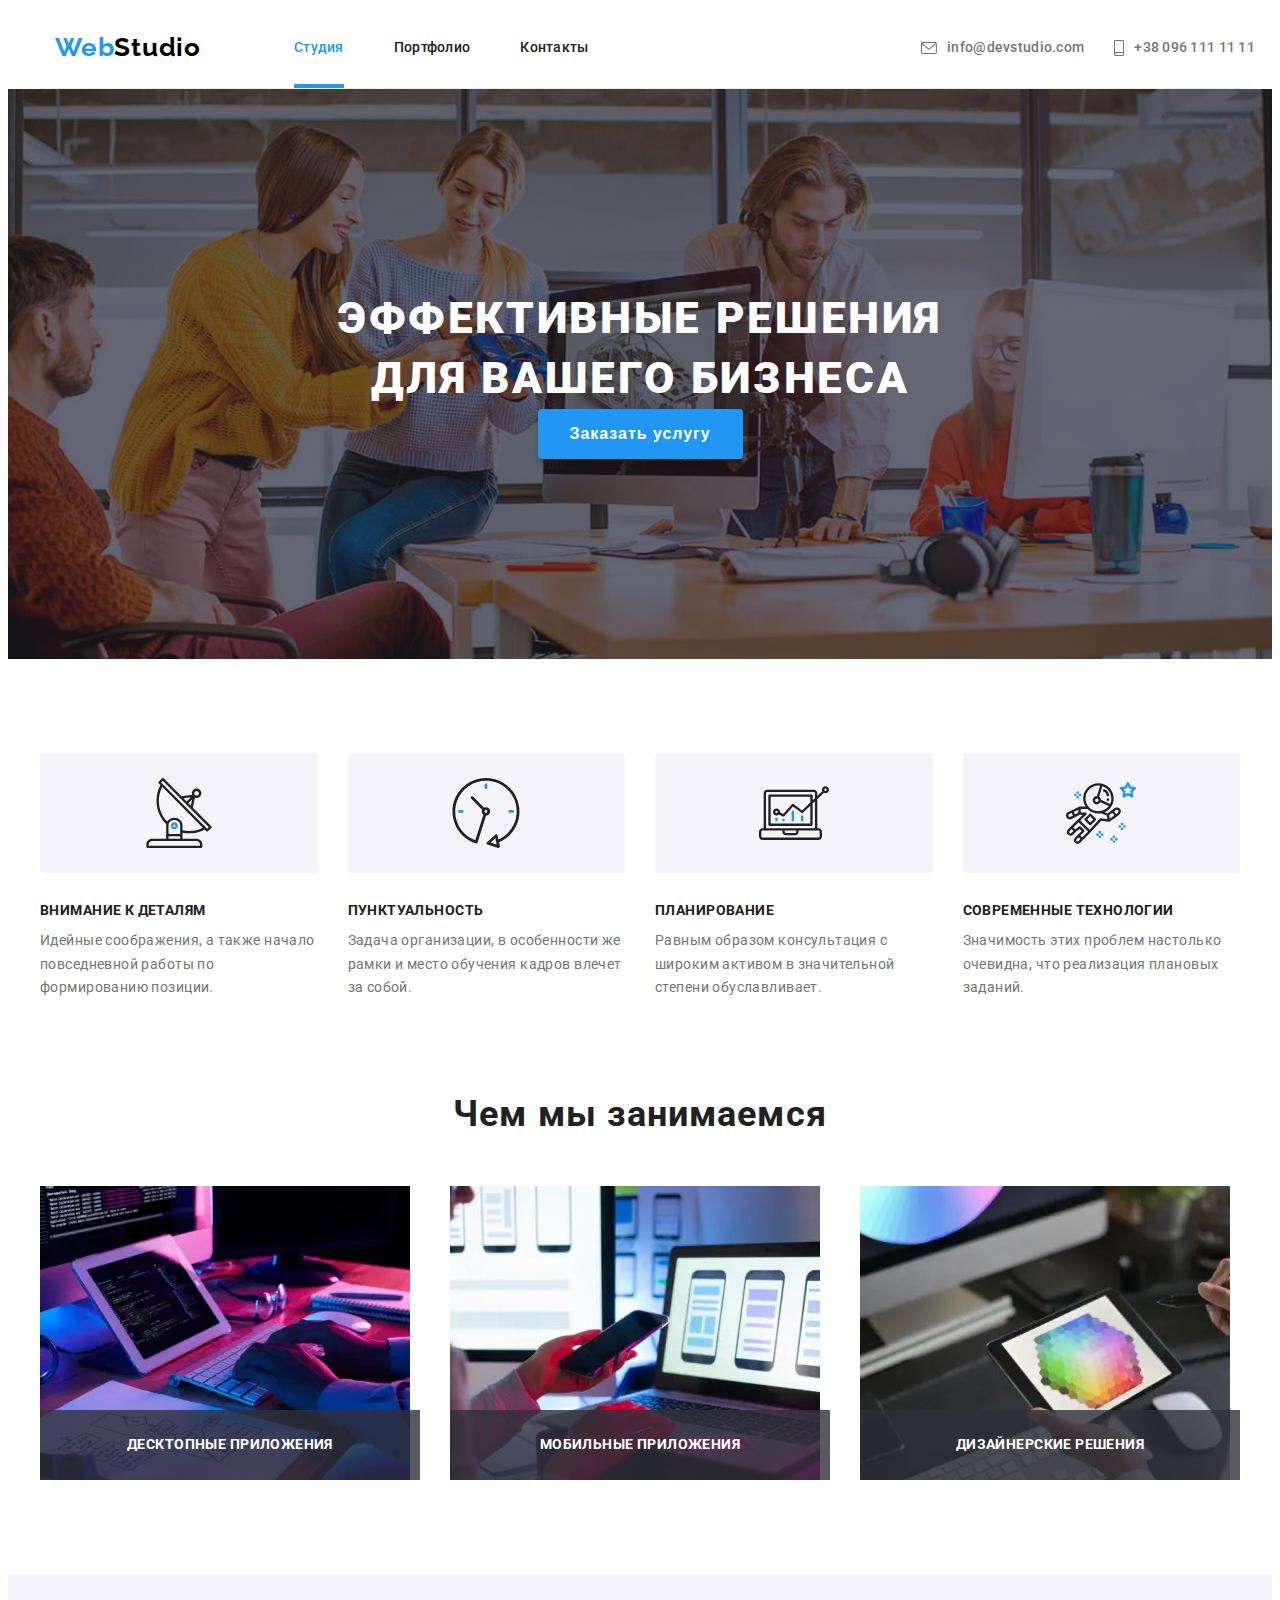
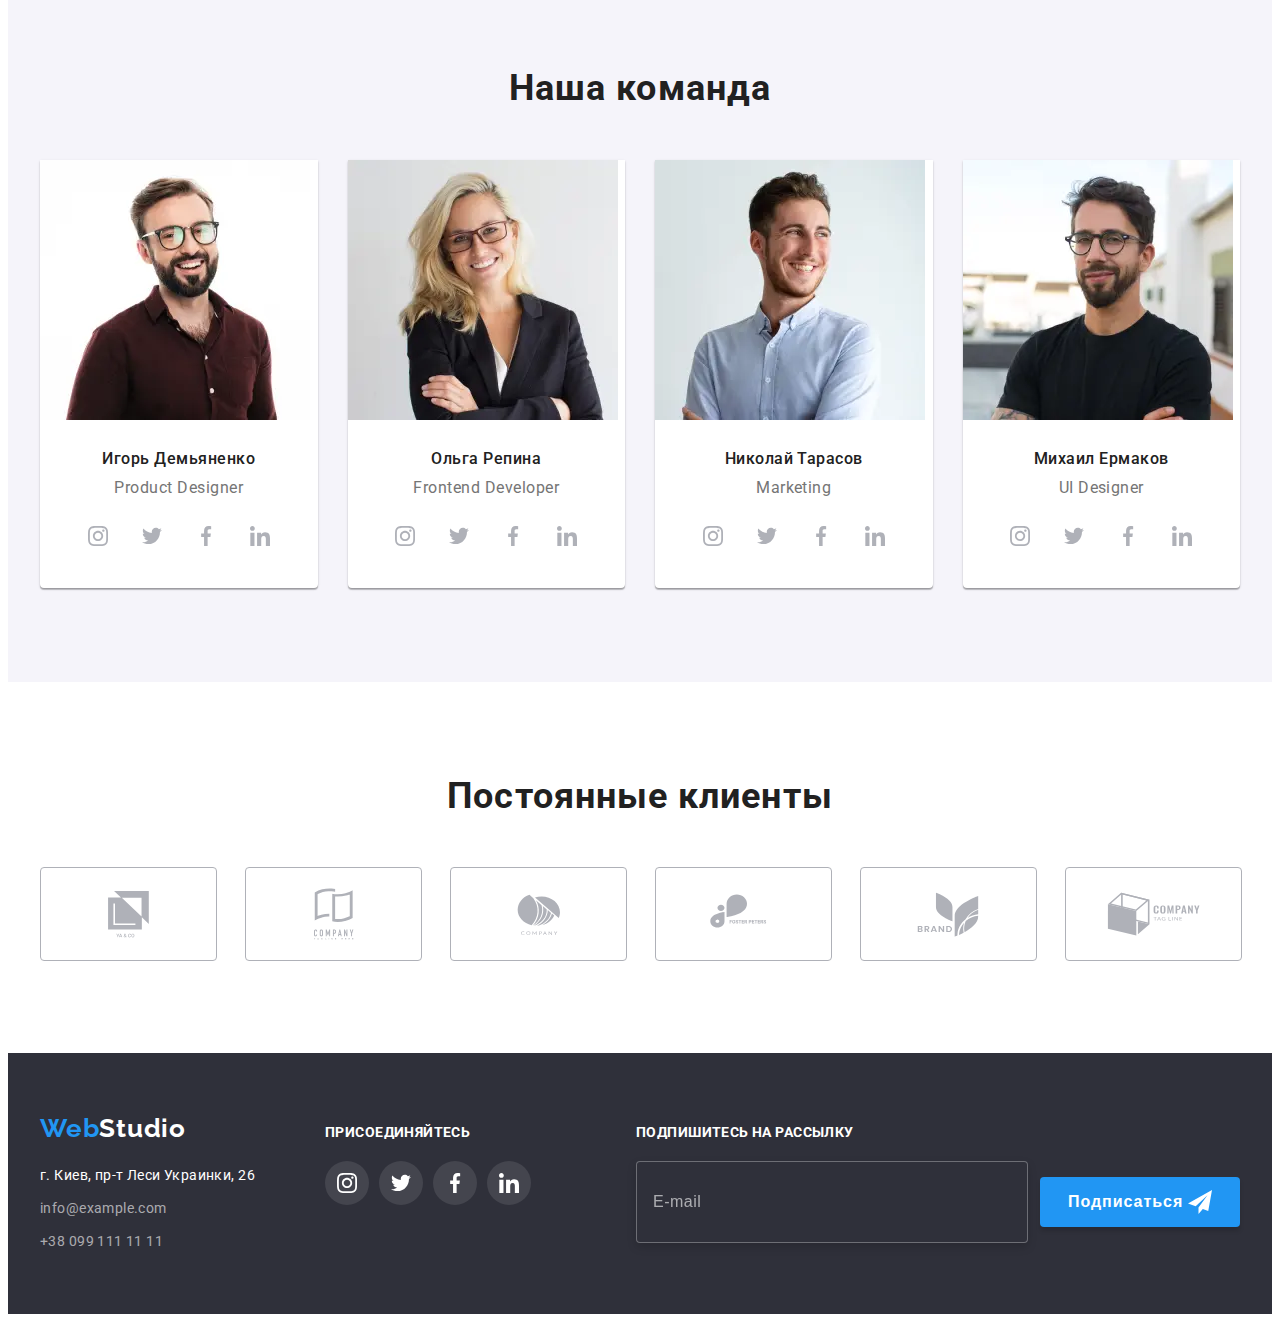
<file: index.html>
<!DOCTYPE html>
<html lang="ru">

<head>
    <meta charset="UTF-8">
    <meta http-equiv="X-UA-Compatible" content="IE=edge">
    <meta name="viewport" content="width=device-width, initial-scale=1.0">
    <title lang="en">WebStudio</title>
    <link rel="stylesheet" href="https://cdnjs.cloudflare.com/ajax/libs/modern-normalize/1.1.0/modern-normalize.min.css"
        integrity="sha512-wpPYUAdjBVSE4KJnH1VR1HeZfpl1ub8YT/NKx4PuQ5NmX2tKuGu6U/JRp5y+Y8XG2tV+wKQpNHVUX03MfMFn9Q=="
        crossorigin="anonymous" referrerpolicy="no-referrer" />
    <link rel="preconnect" href="https://fonts.googleapis.com">
    <link rel="preconnect" href="https://fonts.gstatic.com" crossorigin>
    <link
        href="https://fonts.googleapis.com/css2?family=Raleway:wght@700&family=Roboto:wght@400;500;700;900&display=swap"
        rel="stylesheet">
    <link rel="stylesheet" href="css/main.min.css">
</head>

<body>

    <!-- Шапка -->

    <header class="header">
        <div class="container header__container">
            <nav class="navigation">
                <a class="logo header__logo link" href="index.html" lang="en"><span class="accent">Web</span>Studio</a>
                <ul class="menu-list list">
                    <li class="menu-list__items"><a class="menu-list__link link current" href="index.html">Студия</a></li>
                    <li class="menu-list__items"><a class="menu-list__link link" href="portfolio.html">Портфолио</a></li>
                    <li class="menu-list__items"><a class="menu-list__link link" href="">Контакты</a></li>
                </ul>
            </nav>

            <ul class="contacts list">
                <li class="contacts__items">
                    <a class="contacts__link link" href="mailto:info@devstudio.com"><svg class="contacts__svg email" width="14px"
                            height="10px">
                            <use href="./images/icons.svg#icon-envelope"></use>
                        </svg>info@devstudio.com</a>
                </li>
                <li class="contacts__items">
                    <a class="contacts__link link" href="tel:+380961111111"><svg class="contacts__svg tel" width="10px"
                            height="14px">
                            <use href="./images/icons.svg#icon-smartphone"></use>
                        </svg>+38 096 111 11 11</a>
                </li>
            </ul>

            <!-- Мобильное меню -->

            <button type="button" class="button burger-button" data-menu-open><svg class="burger-button__icon">
                <use href="./images/icons.svg#icon-menu-open"></use>
            </svg>
            </button>

            <div class="mobile-menu" data-menu>
                <button type="button" class="button button-close" data-menu-close><svg class="button-close__icon">
                        <use href="./images/icons.svg#icon-menu-close"></use>
                    </svg></button>

                <div class="mobile-menu-box">
                    <ul class="mobile-menu__nav list">
                        <li class="mobile-menu__nav-items"><a class="mobile-menu__nav-link link current" href="index.html">Студия</a></li>
                        <li class="mobile-menu__nav-items"><a class="mobile-menu__nav-link link" href="portfolio.html">Портфолио</a></li>
                        <li class="mobile-menu__nav-items"><a class="mobile-menu__nav-link link" href="">Контакты</a></li>
                    </ul>
                    </div>
                    
                    <div class="mobile-menu-holder">
                    <ul class="mobile-menu__contacts list">
                        <li class="mobile-menu__contacts-items">
                            <a class="mobile-menu__contacts-link mobile-menu__contacts-link--big link" href="tel:+380961111111">+38 096 111 11 11</a>
                        </li>
                        <li class="mobile-menu__contacts-items">
                            <a class="mobile-menu__contacts-link link" href="mailto:info@devstudio.com">
                                info@devstudio.com</a>
                        </li>
                    </ul>
                    
                    <ul class="mobile-menu__socials list">
                        <li class="mobile-menu__socials-items">
                            <a class="mobile-menu__socials-link link" href="">
                                Instagram</a>
                        </li>
                        <li class="mobile-menu__socials-items">
                            <a class="mobile-menu__socials-link link" href="">Twitter</a>
                        </li>
                        <li class="mobile-menu__socials-items">
                            <a class="mobile-menu__socials-link link" href="">Facebook</a>
                        </li>
                        <li class="mobile-menu__socials-items">
                            <a class="mobile-menu__socials-link link" href="">LinkedIn</a>
                        </li>
                    </ul>
                    </div>
            </div>
        </div>
    </header>
    <main>

        <!-- Герой -->

        <section class="hero">
                <h1 class="hero__title">Эффективные решения для вашего бизнеса</h1>
                <button type="button" class="hero__button" data-modal-open>Заказать услугу</button>
        </section>

        <!-- Особенности -->

        <section class="features section">
            <div class="container">
                <h2 class="features__title visually-hidden">Наши особенности</h2>
                <ul class="features__list list">
                    <li class="features__item">
                        <div class="features__img-container">
                            <svg class="features__img" width="70px" height="70px">
                                <use href="./images/icons.svg#icon-antenna"></use>
                            </svg>
                        </div>
                        <h3 class="features__list-title">Внимание к деталям</h3>
                        <p class="features__text">Идейные соображения, а также начало повседневной работы по формированию
                            позиции.</p>
                    </li>
                    <li class="features__item">
                        <div class="features__img-container">
                            <svg class="features__img" width="70px" height="70px">
                                <use href="./images/icons.svg#icon-clock"></use>
                            </svg>
                        </div>
                        <h3 class="features__list-title">Пунктуальность</h3>
                        <p class="features__text">Задача организации, в особенности же рамки и место обучения кадров
                            влечет за собой.</p>
                    </li>
                    <li class="features__item">
                        <div class="features__img-container">
                            <svg class="features__img" width="70px" height="70px">
                                <use href="./images/icons.svg#icon-diagram"></use>
                            </svg>
                        </div>
                        <h3 class="features__list-title">Планирование</h3>
                        <p class="features__text">Равным образом консультация с широким активом в значительной степени
                            обуславливает.</p>
                    </li>
                    <li class="features__item">
                        <div class="features__img-container">
                            <svg class="features__img" width="70px" height="70px">
                                <use href="./images/icons.svg#icon-astronaut"></use>
                            </svg>
                        </div>
                        <h3 class="features__list-title">Современные технологии</h3>
                        <p class="features__text">Значимость этих проблем настолько очевидна, что реализация плановых
                            заданий.</p>
                    </li>
                </ul>
            </div>
        </section>

        <!-- Чем мы занимаемся -->

        <section class="works section">
            <div class="container">
                <h2 class="works__title title">Чем мы занимаемся</h2>
                <ul class="works__list list">
                    <li class="works__item">
                        <div class="works__block">
                            <picture>
                                <source media="(min-width: 1200px)" srcset="
                                ./images/works/works-1-desktop.webp 1x,
                                ./images/works/works-1-desktop@2x.webp 2x
                                "
                                type="image/webp"
                                >

                                <source media="(min-width: 1200px)" srcset="
                                ./images/works/works-1-desktop.jpg 1x,
                                ./images/works/works-1-desktop@2x.jpg 2x
                                "
                                >

                                <img src="#" alt="Парень создает десктопное приложение">
                            </picture>
                                    <p class="works__text">Десктопные приложения</p>
                                </div>
                    </li>
                    
                    <li class="works__item">
                        <div class="works__block">
                            <picture>
                                <source media="(min-width: 1200px)" srcset="
                                ./images/works/works-2-desktop.webp 1x,
                                ./images/works/works-2-desktop@2x.webp 2x
                                "
                                type="image/webp"
                                >

                                <source media="(min-width: 1200px)" srcset="
                                ./images/works/works-2-desktop.jpg 1x,
                                ./images/works/works-2-desktop@2x.jpg 2x
                                "
                                >
                                
                                <img src="#" alt="Девушка создает мобильное приложение">
                            </picture>
                        <p class="works__text">Мобильные приложения</p>
                        </div>
                    </li>

                    <li class="works__item">
                        <div class="works__block">
                            <picture>
                                <source media="(min-width: 1200px)" srcset="
                                ./images/works/works-3-desktop.webp 1x,
                                ./images/works/works-3-desktop@2x.webp 2x
                                "
                                type="image/webp"
                                >

                                <source media="(min-width: 1200px)" srcset="
                                ./images/works/works-3-desktop.jpg 1x,
                                ./images/works/works-3-desktop@2x.jpg 2x
                                "
                                >
                                
                                <img src="#" alt="Дизайнер выбирает цвет">
                            </picture>
                                <p class="works__text">Дизайнерские решения</p>
                            </div>
                    </li>
                </ul>
            </div>
        </section>

        <!-- Наша команда -->

        <section class="team section">
            <div class="container">
                <h2 class="team__title title">Наша команда</h2>
                <ul class="team__list list">
                    <li class="team__item">
                        <picture>
                                <source media="(min-width: 1200px)" srcset="
                                ./images/team/team-1-desktop.webp 1x,
                                ./images/team/team-1-desktop@2x.webp 2x
                                "
                                type="image/webp"
                                >

                                <source media="(min-width: 1200px)" srcset="
                                ./images/team/team-1-desktop.jpg 1x,
                                ./images/team/team-1-desktop@2x.jpg 2x
                                "
                                >

                                <source media="(min-width: 768px)" srcset="
                                ./images/team/team-1-tablet.webp 1x,
                                ./images/team/team-1-tablet@2x.webp 2x
                                "
                                type="image/webp"
                                >

                                <source media="(min-width: 768px)" srcset="
                                ./images/team/team-1-tablet.jpg 1x,
                                ./images/team/team-1-tablet@2x.jpg 2x
                                "
                                >

                                <source srcset="
                                ./images/team/team-1.webp 1x,
                                ./images/team/team-1@2x.webp 2x
                                "
                                type="image/webp"
                                >

                                <source srcset="
                                ./images/team/team-1.jpg 1x,
                                ./images/team/team-1@2x.jpg 2x
                                "
                                >
                                
                                <img src="./images/team/team-1.jpg" alt="Игорь Демьяненко">
                            </picture>
                        <div class="team__block">
                            <h3 class="team__titles">Игорь Демьяненко</h3>
                            <p class="team__text" lang="en">Product Designer</p>
                            <ul class="team__social-list list">
                                <li class="team__social-item">
                                    <a href="" class="team__social-link">
                                        <svg class="team__social-icon" width="20px" height="20px">
                                            <use href="./images/icons.svg#icon-instagram"></use>
                                        </svg>
                                    </a>
                                </li>
                                <li class="team__social-item">
                                    <a href="" class="team__social-link">
                                        <svg class="team__social-icon" width="20px" height="20px">
                                            <use href="./images/icons.svg#icon-twitter"></use>
                                        </svg>
                                    </a>
                                </li>
                                <li class="team__social-item">
                                    <a href="" class="team__social-link">
                                        <svg class="team__social-icon" width="20px" height="20px">
                                            <use href="./images/icons.svg#icon-facebook"></use>
                                        </svg>
                                    </a>
                                </li>
                                <li class="team__social-item">
                                    <a href="" class="team__social-link">
                                        <svg class="team__social-icon" width="20px" height="20px">
                                            <use href="./images/icons.svg#icon-linkedin"></use>
                                        </svg>
                                    </a>
                                </li>
                            </ul>
                        </div>
                    </li>
                    <li class="team__item">
                        <picture>
                                <source media="(min-width: 1200px)" srcset="
                                ./images/team/team-2-desktop.webp 1x,
                                ./images/team/team-2-desktop@2x.webp 2x
                                "
                                type="image/webp"
                                >

                                <source media="(min-width: 1200px)" srcset="
                                ./images/team/team-2-desktop.jpg 1x,
                                ./images/team/team-2-desktop@2x.jpg 2x
                                "
                                >

                                <source media="(min-width: 768px)" srcset="
                                ./images/team/team-2-tablet.webp 1x,
                                ./images/team/team-2-tablet@2x.webp 2x
                                "
                                type="image/webp"
                                >

                                <source media="(min-width: 768px)" srcset="
                                ./images/team/team-2-tablet.jpg 1x,
                                ./images/team/team-2-tablet@2x.jpg 2x
                                "
                                >

                                <source srcset="
                                ./images/team/team-2.webp 1x,
                                ./images/team/team-2@2x.webp 2x
                                "
                                type="image/webp"
                                >

                                <source srcset="
                                ./images/team/team-2.jpg 1x,
                                ./images/team/team-2@2x.jpg 2x
                                "
                                >
                                
                                <img src="./images/team/team-2.jpg" alt="Ольга Репина">
                            </picture>
                        <div class="team__block">
                            <h3 class="team__titles">Ольга Репина</h3>
                            <p class="team__text" lang="en">Frontend Developer</p>
                            <ul class="team__social-list list">
                                <li class="team__social-item">
                                    <a href="" class="team__social-link">
                                        <svg class="team__social-icon" width="20px" height="20px">
                                            <use href="./images/icons.svg#icon-instagram"></use>
                                        </svg>
                                    </a>
                                </li>
                                <li class="team__social-item">
                                    <a href="" class="team__social-link">
                                        <svg class="team__social-icon" width="20px" height="20px">
                                            <use href="./images/icons.svg#icon-twitter"></use>
                                        </svg>
                                    </a>
                                </li>
                                <li class="team__social-item">
                                    <a href="" class="team__social-link">
                                        <svg class="team__social-icon" width="20px" height="20px">
                                            <use href="./images/icons.svg#icon-facebook"></use>
                                        </svg>
                                    </a>
                                </li>
                                <li class="team__social-item">
                                    <a href="" class="team__social-link">
                                        <svg class="team__social-icon" width="20px" height="20px">
                                            <use href="./images/icons.svg#icon-linkedin"></use>
                                        </svg>
                                    </a>
                                </li>
                            </ul>
                        </div>
                    </li>
                    <li class="team__item">
                        <picture>
                        <source media="(min-width: 1200px)" srcset="
                            ./images/team/team-3-desktop.webp 1x,
                            ./images/team/team-3-desktop@2x.webp 2x
                            " 
                            
                            type="image/webp">
                    
                        <source media="(min-width: 1200px)" srcset="
                            ./images/team/team-3-desktop.jpg 1x,
                            ./images/team/team-3-desktop@2x.jpg 2x
                            ">
                    
                        <source media="(min-width: 768px)" srcset="
                            ./images/team/team-3-tablet.webp 1x,
                            ./images/team/team-3-tablet@2x.webp 2x
                            " 
                            
                            type="image/webp">
                    
                        <source media="(min-width: 768px)" srcset="
                            ./images/team/team-3-tablet.jpg 1x,
                            ./images/team/team-3-tablet@2x.jpg 2x
                            ">
                    
                        <source srcset="
                            ./images/team/team-3.webp 1x,
                            ./images/team/team-3@2x.webp 2x
                            " 
                            type="image/webp">
                    
                        <source srcset="
                            ./images/team/team-3.jpg 1x,
                            ./images/team/team-3@2x.jpg 2x
                            ">
                    
                        <img src="./images/team/team-3.jpg" alt="Николай Тарасов">
                    </picture>
                    
                        <div class="team__block">
                            <h3 class="team__titles">Николай Тарасов</h3>
                            <p class="team__text" lang="en">Marketing</p>
                            <ul class="team__social-list list">
                                <li class="team__social-item">
                                    <a href="" class="team__social-link">
                                        <svg class="team__social-icon" width="20px" height="20px">
                                            <use href="./images/icons.svg#icon-instagram"></use>
                                        </svg>
                                    </a>
                                </li>
                                <li class="team__social-item">
                                    <a href="" class="team__social-link">
                                        <svg class="team__social-icon" width="20px" height="20px">
                                            <use href="./images/icons.svg#icon-twitter"></use>
                                        </svg>
                                    </a>
                                </li>
                                <li class="team__social-item">
                                    <a href="" class="team__social-link">
                                        <svg class="team__social-icon" width="20px" height="20px">
                                            <use href="./images/icons.svg#icon-facebook"></use>
                                        </svg>
                                    </a>
                                </li>
                                <li class="team__social-item">
                                    <a href="" class="team__social-link">
                                        <svg class="team__social-icon" width="20px" height="20px">
                                            <use href="./images/icons.svg#icon-linkedin"></use>
                                        </svg>
                                    </a>
                                </li>
                            </ul>
                        </div>
                    </li>
                    <li class="team__item">
                        <picture>
                                <source media="(min-width: 1200px)" srcset="
                                ./images/team/team-4-desktop.webp 1x,
                                ./images/team/team-4-desktop@2x.webp 2x
                                "
                                type="image/webp"
                                >

                                <source media="(min-width: 1200px)" srcset="
                                ./images/team/team-4-desktop.jpg 1x,
                                ./images/team/team-4-desktop@2x.jpg 2x
                                "
                                >

                                <source media="(min-width: 768px)" srcset="
                                ./images/team/team-4-tablet.webp 1x,
                                ./images/team/team-4-tablet@2x.webp 2x
                                "
                                type="image/webp"
                                >

                                <source media="(min-width: 768px)" srcset="
                                ./images/team/team-4-tablet.jpg 1x,
                                ./images/team/team-4-tablet@2x.jpg 2x
                                "
                                >

                                <source srcset="
                                ./images/team/team-4.webp 1x,
                                ./images/team/team-4@2x.webp 2x
                                "
                                type="image/webp"
                                >

                                <source srcset="
                                ./images/team/team-4.jpg 1x,
                                ./images/team/team-4@2x.jpg 2x
                                "
                                >
                                
                                <img src="./images/team/team-4.jpg" alt="Михаил Ермаков">
                            </picture>
                        
                        <div class="team__block">
                            <h3 class="team__titles">Михаил Ермаков</h3>
                            <p class="team__text" lang="en">UI Designer</p>
                            <ul class="team__social-list list">
                                <li class="team__social-item">
                                    <a href="" class="team__social-link">
                                        <svg class="team__social-icon" width="20px" height="20px">
                                            <use href="./images/icons.svg#icon-instagram"></use>
                                        </svg>
                                    </a>
                                </li>
                                <li class="team__social-item">
                                    <a href="" class="team__social-link">
                                        <svg class="team__social-icon" width="20px" height="20px">
                                            <use href="./images/icons.svg#icon-twitter"></use>
                                        </svg>
                                    </a>
                                </li>
                                <li class="team__social-item">
                                    <a href="" class="team__social-link">
                                        <svg class="team__social-icon" width="20px" height="20px">
                                            <use href="./images/icons.svg#icon-facebook"></use>
                                        </svg>
                                    </a>
                                </li>
                                <li class="team__social-item">
                                    <a href="" class="team__social-link">
                                        <svg class="team__social-icon" width="20px" height="20px">
                                            <use href="./images/icons.svg#icon-linkedin"></use>
                                        </svg>
                                    </a>
                                </li>
                            </ul>
                        </div>
                    </li>
                </ul>
            </div>
        </section>

        <!-- Постоянные клиенты -->

        <section class="clients section">
            <div class="container">
                <h2 class="clients__title title">Постоянные клиенты</h2>
                <ul class="clients__list list">
                    <li class="clients__item">
                        <a href="" class="clients__link">
                            <svg class="clients__icon" width="41px" height="46.7px">
                                <use href="./images/icons.svg#icon-group-1"></use>
                            </svg>
                        </a>
                    </li>
                    <li class="clients__item">
                        <a href="" class="clients__link">
                            <svg class="clients__icon" width="40px" height="52px">
                                <use href="./images/icons.svg#icon-group-2"></use>
                            </svg>
                        </a>
                    </li>
                    <li class="clients__item">
                        <a href="" class="clients__link">
                            <svg class="clients__icon" width="43.46px" height="41.18px">
                                <use href="./images/icons.svg#icon-group-3"></use>
                            </svg>
                        </a>
                    </li>
                    <li class="clients__item">
                        <a href="" class="clients__link">
                            <svg class="clients__icon" width="84.44px" height="40.62px">
                                <use href="./images/icons.svg#icon-group-4"></use>
                            </svg>
                        </a>
                    </li>
                    <li class="clients__item">
                        <a href="" class="clients__link">
                            <svg class="clients__icon" width="62.52px" height="45.43px">
                                <use href="./images/icons.svg#icon-group-5"></use>
                            </svg>
                        </a>
                    </li>
                    <li class="clients__item">
                        <a href="" class="clients__link">
                            <svg class="clients__icon" width="93.79px" height="43.93px">
                                <use href="./images/icons.svg#icon-group-6"></use>
                            </svg>
                        </a>
                    </li>
                </ul>
            </div>
        </section>
    </main>

    <!-- Футер -->

    <footer class="footer">
        <div class="container container__footer">
            <div class="footer__row">
                <div class="footer__address-box">
                    <a class="footer__logo logo link" href="index.html" lang="en"><span class="accent">Web</span>Studio</a>
                    <address class="address">
                        <a class="address__link link" href="https://goo.gl/maps/7NLm5bi6WT52SHXh7">г. Киев, пр-т Леси
                            Украинки,
                            26</a><br>
                        <a class="address__contacts link" href="mailto:info@example.com">info@example.com</a> <br>
                        <a class="address__contacts link" href="tel:+380991111111">+38 099 111 11 11</a>
                    </address>
                </div>
                <div class="footer__social">
                    <b class="footer__join">присоединяйтесь</b>
                    <ul class="footer__list list">
                        <li class="footer__social-item">
                            <a href="" class="footer__social-link">
                                <svg class="footer__social-icon" width="20px" height="20px">
                                    <use href="./images/icons.svg#icon-instagram"></use>
                                </svg>
                            </a>
                        </li>
                        <li class="footer__social-item">
                            <a href="" class="footer__social-link">
                                <svg class="footer__social-icon" width="20px" height="20px">
                                    <use href="./images/icons.svg#icon-twitter"></use>
                                </svg>
                            </a>
                        </li>
                        <li class="footer__social-item">
                            <a href="" class="footer__social-link">
                                <svg class="footer__social-icon" width="20px" height="20px">
                                    <use href="./images/icons.svg#icon-facebook"></use>
                                </svg>
                            </a>
                        </li>
                        <li class="footer__social-item">
                            <a href="" class="footer__social-link">
                                <svg class="footer__social-icon" width="20px" height="20px">
                                    <use href="./images/icons.svg#icon-linkedin"></use>
                                </svg>
                            </a>
                        </li>
                    </ul>
                </div>
            </div>


            <!-- Форма в футере -->

                <form class="footer-form">
                    <b class="footer-form__action">Подпишитесь на рассылку</b>
                    <div class="footer-form__block"><label class="footer-label">
                        <input class="footer-form__input" type="email" placeholder="E-mail" name="user-email-footer" pattern="[@]+" title="my@gmail.com" required></label>
                    <button class="footer-form__button" type="submit">Подписаться
                        <svg class="footer-forms__icon" width="24" height="24">
                        <use href="./images/icons.svg#icon-send"></use>
                    </svg></button></div>
                    
                </form>
            
            
        </div>
    </footer>

<!-- Модалка -->

    <div class="backdrop is-hidden" data-modal>
        <div class="modal">
            <button type="button" class="modal__button" data-modal-close>
            <svg class="modal__close-icon" width="18" height="18">
                <use href="./images/icons.svg#icon-close-black"></use>
            </svg>
            </button>
            
            <form class="modal-form">
                <b class="modal-form__head">Оставьте свои данные, мы вам перезвоним</b>

                <label class="modal-form__label">Имя
                    <span class="modal-form__block">
                        <input type="text" class="modal-form__input" name="user-name" minlength="3" pattern="[а-яёА-ЯЁ]+" title="Имя должно содержать символы кириллицы" required>
                        <svg class="modal-forms__icon" width="18" height="18">
                        <use href="./images/icons.svg#icon-person"></use>
                    </svg></span> 
                </label>

                <label class="modal-form__label">Телефон
                <span class="modal-form__block">
                    <input type="tel" class="modal-form__input" name="user-tel" pattern="[0-9]{3}-[0-9]{2}-[0-9]{2}-[0-9]{3}" title="066-22-22-333" required>
                    <svg class="modal-forms__icon" width="18" height="18">
                    <use href="./images/icons.svg#icon-phone"></use>
                </svg></span></label>

                <label class="modal-form__label">Почта
                <span class="modal-form__block">
                    <input type="email" class="modal-form__input" name="user-email" pattern="[@]+" title="my@gmail.com" required>
                    <svg class="modal-forms__icon" width="18" height="18">
                    <use href="./images/icons.svg#icon-email"></use>
                </svg></span></label>

                <label class="modal-form__comment">Комментарий
                <textarea class="modal-form__textarea" name="user-comment" placeholder="Введите текст"></textarea></label>

                <input type="checkbox" id="accept-policy" class="modal-form__checkbox visually-hidden">
                <label for="accept-policy" class="modal-form__accept">
                    Соглашаюсь с рассылкой и принимаю&nbsp; <a class="modal-form__accept-link" href="">Условия договора</a></label>

                <button type="submit" class="modal-form__button">Отправить</button>
            </form>
        </div>
    </div>
<script src="./js/modal.js"></script>
<script src="./js/mobile-menu.js"></script>

</body>

</html>
</file>
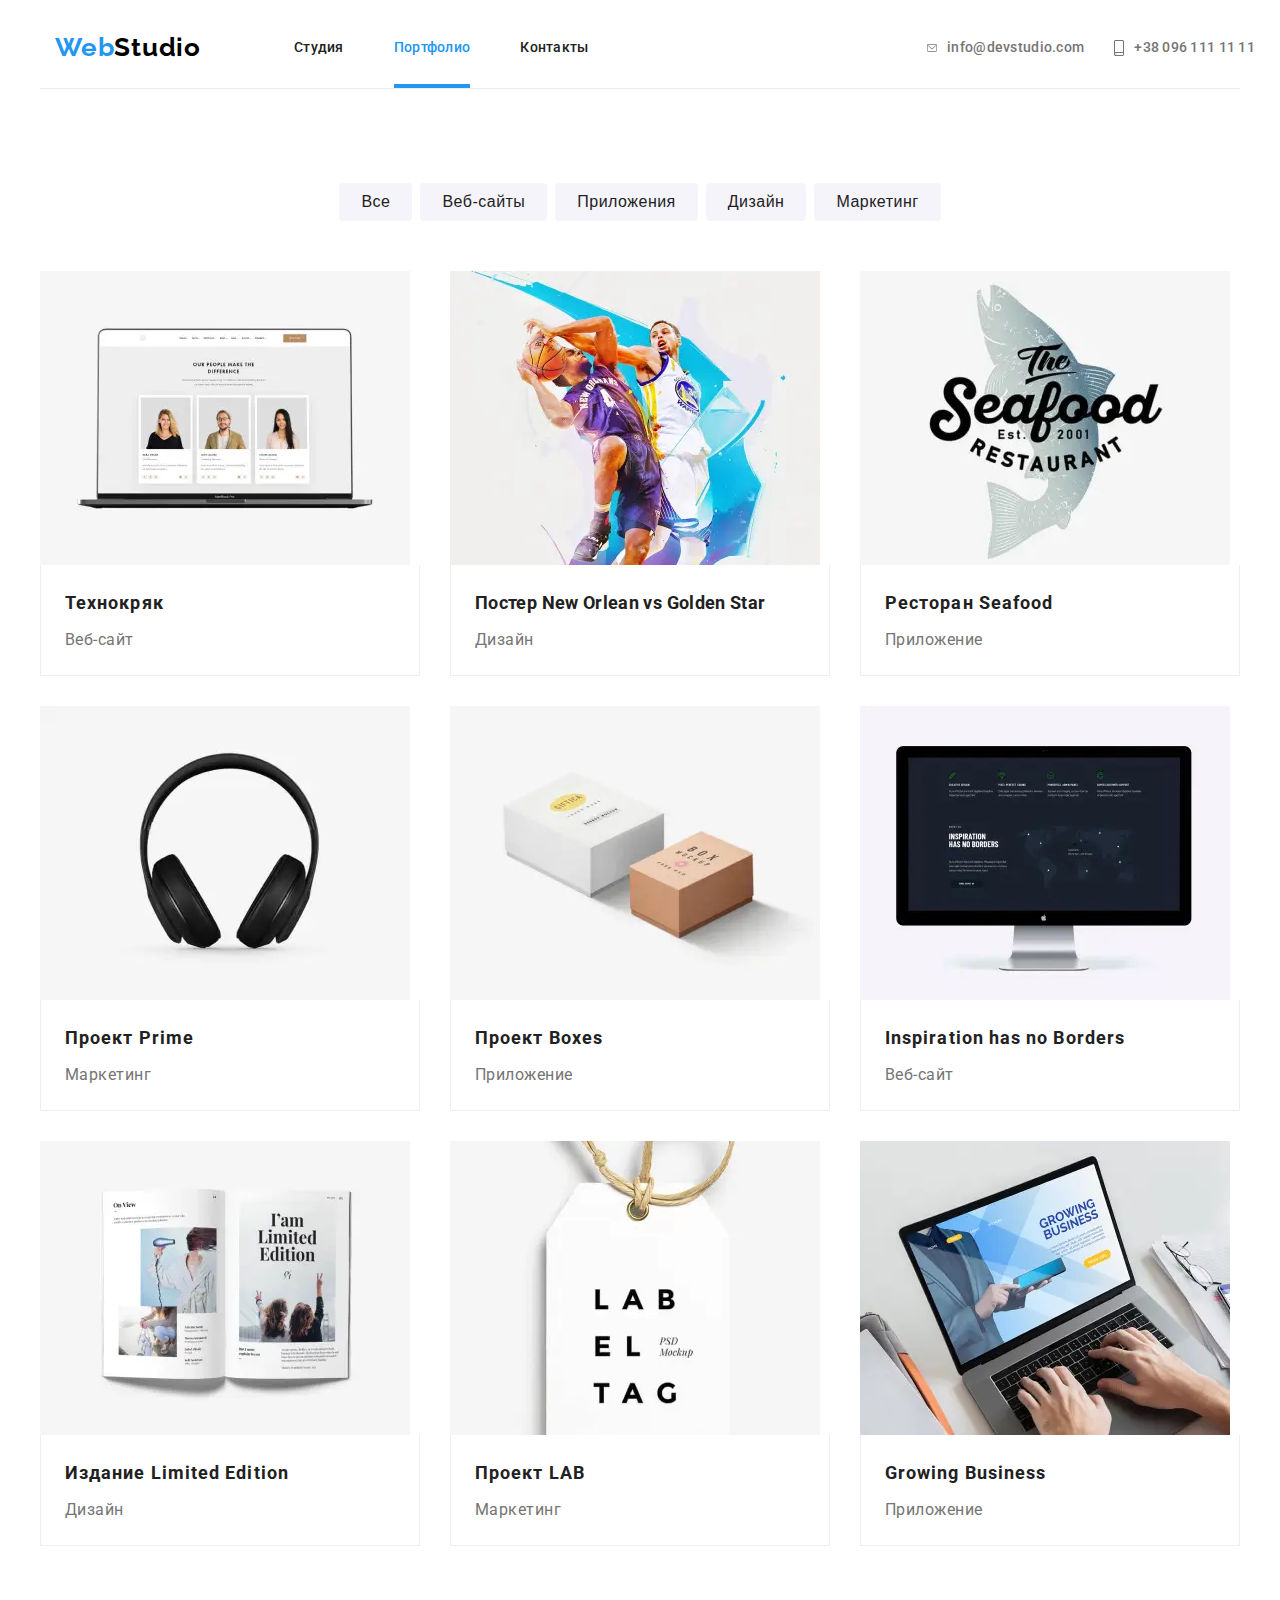
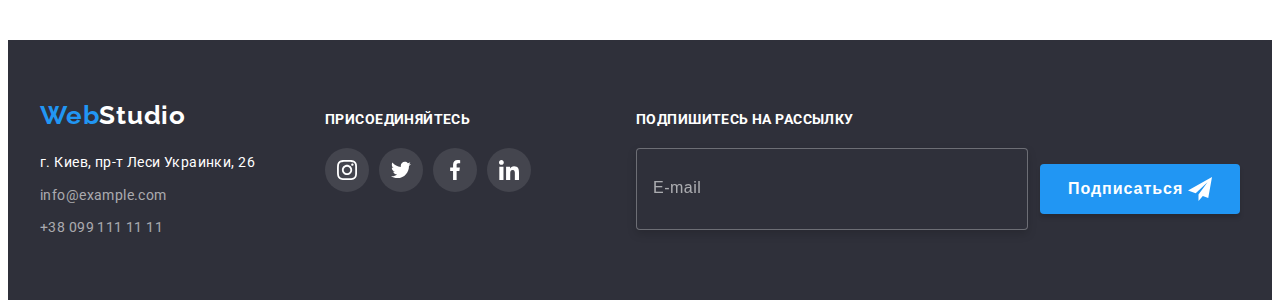
<file: portfolio.html>
<!DOCTYPE html>
<html lang="en">

<head>
    <meta charset="UTF-8">
    <meta http-equiv="X-UA-Compatible" content="IE=edge">
    <meta name="viewport" content="width=device-width, initial-scale=1.0">
    <title>Portfolio</title>
    <link rel="stylesheet" href="https://cdnjs.cloudflare.com/ajax/libs/modern-normalize/1.1.0/modern-normalize.min.css"
        integrity="sha512-wpPYUAdjBVSE4KJnH1VR1HeZfpl1ub8YT/NKx4PuQ5NmX2tKuGu6U/JRp5y+Y8XG2tV+wKQpNHVUX03MfMFn9Q=="
        crossorigin="anonymous" referrerpolicy="no-referrer" />
    <link rel="preconnect" href="https://fonts.googleapis.com">
    <link rel="preconnect" href="https://fonts.gstatic.com" crossorigin>
    <link
        href="https://fonts.googleapis.com/css2?family=Raleway:wght@700&family=Roboto:wght@400;500;700;900&display=swap"
        rel="stylesheet">
    <link rel="stylesheet" href="./css/main.min.css">
</head>

<body>

    <!-- Шапка -->

    <header class="header">
        <div class="container header__container">
            <nav class="navigation">
                <a class="header__logo logo link" href="index.html" lang="en"><span class="accent">Web</span>Studio</a>
                <ul class="menu-list list">
                    <li class="menu-list__items"><a class="menu-list__link link" href="index.html">Студия</a></li>
                    <li class="menu-list__items"><a class="menu-list__link link current" href="portfolio.html">Портфолио</a></li>
                    <li class="menu-list__items"><a class="menu-list__link link" href="">Контакты</a></li>
                </ul>
            </nav>

            <ul class="contacts list">
                <li class="contacts__items">
                    <a class="contacts__link link" href="mailto:info@devstudio.com"><svg class="contacts__svg" width="16px"
                            height="12px">
                            <use href="./images/icons.svg#icon-envelope"></use>
                        </svg>info@devstudio.com</a>
                </li>
                <li class="contacts__items">
                    <a class="contacts__link link" href="tel:+380961111111"><svg class="contacts__svg" width="10px"
                            height="16px">
                            <use href="./images/icons.svg#icon-smartphone"></use>
                        </svg>+38 096 111 11 11</a>
                </li>
            </ul>

            <!-- Мобильное меню -->
            
            <button type="button" class="button burger-button" data-menu-open><svg class="burger-button__icon">
                    <use href="./images/icons.svg#icon-menu-open"></use>
                </svg>
            </button>
            
            <div class="mobile-menu" data-menu>
                <button type="button" class="button button-close" data-menu-close><svg class="button-close__icon">
                        <use href="./images/icons.svg#icon-menu-close"></use>
                    </svg></button>
                
                <div class="mobile-menu-box">
                    <ul class="mobile-menu__nav list">
                        <li class="mobile-menu__nav-items"><a class="mobile-menu__nav-link link" href="index.html">Студия</a></li>
                        <li class="mobile-menu__nav-items"><a class="mobile-menu__nav-link link current"
                                href="portfolio.html">Портфолио</a>
                        </li>
                        <li class="mobile-menu__nav-items"><a class="mobile-menu__nav-link link" href="">Контакты</a></li>
                    </ul>
                </div>
                
                <div class="mobile-menu-holder">
                    <ul class="mobile-menu__contacts list">
                        <li class="mobile-menu__contacts-items">
                            <a class="mobile-menu__contacts-link mobile-menu__contacts-link--big link" href="tel:+380961111111">+38 096
                                111 11 11</a>
                        </li>
                        <li class="mobile-menu__contacts-items">
                            <a class="mobile-menu__contacts-link link" href="mailto:info@devstudio.com">
                                info@devstudio.com</a>
                        </li>
                    </ul>
                
                    <ul class="mobile-menu__socials list">
                        <li class="mobile-menu__socials-items">
                            <a class="mobile-menu__socials-link link" href="">
                                Instagram</a>
                        </li>
                        <li class="mobile-menu__socials-items">
                            <a class="mobile-menu__socials-link link" href="">Twitter</a>
                        </li>
                        <li class="mobile-menu__socials-items">
                            <a class="mobile-menu__socials-link link" href="">Facebook</a>
                        </li>
                        <li class="mobile-menu__socials-items">
                            <a class="mobile-menu__socials-link link" href="">LinkedIn</a>
                        </li>
                    </ul>
                </div>
            </div>
        </div>
    </header>

    <main>

        <!-- Наши проекты Кнопки-->

        <section class="projects section">
            <div class="container">
                <h2 class="projects__title visually-hidden">Наши проекты</h2>

                <ul class="projects__buttons-list list">
                    <li class="projects__buttons-items">
                        <button type="button" class="buttons">Все</button>
                    </li>
                    <li class="projects__buttons-items">
                        <button type="button" class="buttons">Веб-сайты</button>
                    </li>
                    <li class="projects__buttons-items">
                        <button type="button" class="buttons">Приложения</button>
                    </li>
                    <li class="projects__buttons-items">
                        <button type="button" class="buttons">Дизайн</button>
                    </li>
                    <li class="projects__buttons-items">
                        <button type="button" class="buttons">Маркетинг</button>
                    </li>
                </ul>
                
                <!-- Наши проекты Галерея карточек-->

                <ul class="projects__gallery-list list">
                    <li class="projects__gallery-items">
                        <div class="projects__gallery-img-block">
                            <picture>
                                <source media="(min-width: 1200px)" srcset="
                                ./images/projects/projects-1-desktop.webp 1x,
                                ./images/projects/projects-1-desktop@2x.webp 2x
                                "
                                type="image/webp"
                                >

                                <source media="(min-width: 1200px)" srcset="
                                ./images/projects/projects-1-desktop.jpg 1x,
                                ./images/projects/projects-1-desktop@2x.jpg 2x
                                "
                                >

                                <source media="(min-width: 768px)" srcset="
                                ./images/projects/projects-1-tablet.webp 1x,
                                ./images/projects/projects-1-tablet@2x.webp 2x
                                "
                                type="image/webp"
                                >

                                <source media="(min-width: 768px)" srcset="
                                ./images/projects/projects-1-tablet.jpg 1x,
                                ./images/projects/projects-1-tablet@2x.jpg 2x
                                "
                                >

                                <source srcset="
                                ./images/projects/projects-1.webp 1x,
                                ./images/projects/projects-1@2x.webp 2x
                                "
                                type="image/webp"
                                >

                                <source srcset="
                                ./images/projects/projects-1.jpg 1x,
                                ./images/projects/projects-1@2x.jpg 2x
                                "
                                >
                                
                                <img src="./images/projects/projects-1.jpg" alt="Веб-сайт на экране ноутбука">
                            </picture>
                        
                            <p class="projects__gallery-pictures-text">Технокряк это современная площадка распространения коронавируса. Компании используют эту
                                платформу для цифрового
                                шпионажа и атак на защищённые сервера конкурентов.</p>
                        </div> 
                        <div class="projects__gallery-block">
                            <h2 class="projects__gallery-list-titles">Технокряк</h2>
                            <p class="projects__gallery-list-text">Веб-сайт</p>
                        </div>
                    </li>

                    <li class="projects__gallery-items">
                        <div class="projects__gallery-img-block">
                            <picture>
                                <source media="(min-width: 1200px)" srcset="
                                ./images/projects/projects-2-desktop.webp 1x,
                                ./images/projects/projects-2-desktop@2x.webp 2x
                                "
                                type="image/webp"
                                >

                                <source media="(min-width: 1200px)" srcset="
                                ./images/projects/projects-2-desktop.jpg 1x,
                                ./images/projects/projects-2-desktop@2x.jpg 2x
                                "
                                >

                                <source media="(min-width: 768px)" srcset="
                                ./images/projects/projects-2-tablet.webp 1x,
                                ./images/projects/projects-2-tablet@2x.webp 2x
                                "
                                type="image/webp"
                                >

                                <source media="(min-width: 768px)" srcset="
                                ./images/projects/projects-2-tablet.jpg 1x,
                                ./images/projects/projects-2-tablet@2x.jpg 2x
                                "
                                >

                                <source srcset="
                                ./images/projects/projects-2.webp 1x,
                                ./images/projects/projects-2@2x.webp 2x
                                "
                                type="image/webp"
                                >

                                <source srcset="
                                ./images/projects/projects-2.jpg 1x,
                                ./images/projects/projects-2@2x.jpg 2x
                                "
                                >
                                
                                <img src="./images/projects/projects-2.jpg" alt="Постер с баскетболистами">
                            </picture>
                
                            <p class="projects__gallery-pictures-text">Lorem ipsum dolor sit amet consectetur adipisicing elit. Commodi quis quos quae quam voluptate eaque similique! Nostrum libero error quaerat.</p>
                        </div>
                        <div class="projects__gallery-block">
                            <h2 class="projects__gallery-list-titles poster">Постер <span lang="en">New Orlean vs Golden Star</span></h2>
                            <p class="projects__gallery-list-text">Дизайн</p>
                        </div>
                    </li>

                    <li class="projects__gallery-items">
                        <div class="projects__gallery-img-block">
                            <picture>
                                <source media="(min-width: 1200px)" srcset="
                                ./images/projects/projects-3-desktop.webp 1x,
                                ./images/projects/projects-3-desktop@2x.webp 2x
                                "
                                type="image/webp"
                                >

                                <source media="(min-width: 1200px)" srcset="
                                ./images/projects/projects-3-desktop.jpg 1x,
                                ./images/projects/projects-3-desktop@2x.jpg 2x
                                "
                                >

                                <source media="(min-width: 768px)" srcset="
                                ./images/projects/projects-3-tablet.webp 1x,
                                ./images/projects/projects-3-tablet@2x.webp 2x
                                "
                                type="image/webp"
                                >

                                <source media="(min-width: 768px)" srcset="
                                ./images/projects/projects-3-tablet.jpg 1x,
                                ./images/projects/projects-3-tablet@2x.jpg 2x
                                "
                                >

                                <source srcset="
                                ./images/projects/projects-3.webp 1x,
                                ./images/projects/projects-3@2x.webp 2x
                                "
                                type="image/webp"
                                >

                                <source srcset="
                                ./images/projects/projects-3.jpg 1x,
                                ./images/projects/projects-3@2x.jpg 2x
                                "
                                >
                                
                                <img src="./images/projects/projects-3.jpg" alt="Логотип ресторана">
                            </picture>
                        
                        <p class="projects__gallery-pictures-text">Lorem ipsum dolor sit amet consectetur adipisicing elit. Commodi quis quos quae quam voluptate
                            eaque similique! Nostrum libero error quaerat.</p>
                        </div>
                        <div class="projects__gallery-block">
                            <h2 class="projects__gallery-list-titles">Ресторан <span lang="en">Seafood</span></h2>
                            <p class="projects__gallery-list-text">Приложение</p>
                        </div>
                    </li>

                    <li class="projects__gallery-items">
                        <div class="projects__gallery-img-block">
                            <picture>
                                <source media="(min-width: 1200px)" srcset="
                                ./images/projects/projects-4-desktop.webp 1x,
                                ./images/projects/projects-4-desktop@2x.webp 2x
                                "
                                type="image/webp"
                                >

                                <source media="(min-width: 1200px)" srcset="
                                ./images/projects/projects-4-desktop.jpg 1x,
                                ./images/projects/projects-4-desktop@2x.jpg 2x
                                "
                                >

                                <source media="(min-width: 768px)" srcset="
                                ./images/projects/projects-4-tablet.webp 1x,
                                ./images/projects/projects-4-tablet@2x.webp 2x
                                "
                                type="image/webp"
                                >

                                <source media="(min-width: 768px)" srcset="
                                ./images/projects/projects-4-tablet.jpg 1x,
                                ./images/projects/projects-4-tablet@2x.jpg 2x
                                "
                                >

                                <source srcset="
                                ./images/projects/projects-4.webp 1x,
                                ./images/projects/projects-4@2x.webp 2x
                                "
                                type="image/webp"
                                >

                                <source srcset="
                                ./images/projects/projects-4.jpg 1x,
                                ./images/projects/projects-4@2x.jpg 2x
                                "
                                >
                                
                                <img src="./images/projects/projects-4.jpg" alt="Наушники">
                            </picture>
                        
                        <p class="projects__gallery-pictures-text">Lorem ipsum dolor sit amet consectetur adipisicing elit. Commodi quis quos quae quam voluptate
                            eaque similique! Nostrum libero error quaerat.</p>
                        </div>
                        <div class="projects__gallery-block">
                            <h2 class="projects__gallery-list-titles">Проект <span lang="en">Prime</span></h2>
                            <p class="projects__gallery-list-text">Маркетинг</p>
                        </div>
                    </li>

                    <li class="projects__gallery-items">
                        <div class="projects__gallery-img-block">
                            <picture>
                                <source media="(min-width: 1200px)" srcset="
                                ./images/projects/projects-5-desktop.webp 1x,
                                ./images/projects/projects-5-desktop@2x.webp 2x
                                "
                                type="image/webp"
                                >

                                <source media="(min-width: 1200px)" srcset="
                                ./images/projects/projects-5-desktop.jpg 1x,
                                ./images/projects/projects-5-desktop@2x.jpg 2x
                                "
                                >

                                <source media="(min-width: 768px)" srcset="
                                ./images/projects/projects-5-tablet.webp 1x,
                                ./images/projects/projects-5-tablet@2x.webp 2x
                                "
                                type="image/webp"
                                >

                                <source media="(min-width: 768px)" srcset="
                                ./images/projects/projects-5-tablet.jpg 1x,
                                ./images/projects/projects-5-tablet@2x.jpg 2x
                                "
                                >

                                <source srcset="
                                ./images/projects/projects-5.webp 1x,
                                ./images/projects/projects-5@2x.webp 2x
                                "
                                type="image/webp"
                                >

                                <source srcset="
                                ./images/projects/projects-5.jpg 1x,
                                ./images/projects/projects-5@2x.jpg 2x
                                "
                                >
                                
                                <img src="./images/projects/projects-5.jpg" alt="Картонные коробочки">
                            </picture>
                        
                        <p class="projects__gallery-pictures-text">Lorem ipsum dolor sit amet consectetur adipisicing elit. Commodi quis quos quae quam voluptate
                            eaque similique! Nostrum libero error quaerat.</p>
                        </div>
                        <div class="projects__gallery-block">
                            <h2 class="projects__gallery-list-titles">Проект <span lang="en">Boxes</span></h2>
                            <p class="projects__gallery-list-text">Приложение</p>
                        </div>
                    </li>

                    <li class="projects__gallery-items">
                        <div class="projects__gallery-img-block">
                            <picture>
                                <source media="(min-width: 1200px)" srcset="
                                ./images/projects/projects-6-desktop.webp 1x,
                                ./images/projects/projects-6-desktop@2x.webp 2x
                                "
                                type="image/webp"
                                >

                                <source media="(min-width: 1200px)" srcset="
                                ./images/projects/projects-6-desktop.jpg 1x,
                                ./images/projects/projects-6-desktop@2x.jpg 2x
                                "
                                >

                                <source media="(min-width: 768px)" srcset="
                                ./images/projects/projects-6-tablet.webp 1x,
                                ./images/projects/projects-6-tablet@2x.webp 2x
                                "
                                type="image/webp"
                                >

                                <source media="(min-width: 768px)" srcset="
                                ./images/projects/projects-6-tablet.jpg 1x,
                                ./images/projects/projects-6-tablet@2x.jpg 2x
                                "
                                >

                                <source srcset="
                                ./images/projects/projects-6.webp 1x,
                                ./images/projects/projects-6@2x.webp 2x
                                "
                                type="image/webp"
                                >

                                <source srcset="
                                ./images/projects/projects-6.jpg 1x,
                                ./images/projects/projects-6@2x.jpg 2x
                                "
                                >
                                
                                <img src="./images/projects/projects-6.jpg" alt="Веб-сайт на экране компьютера">
                            </picture>
                        
                        <p class="projects__gallery-pictures-text">Lorem ipsum dolor sit amet consectetur adipisicing elit. Commodi quis quos quae quam voluptate
                            eaque similique! Nostrum libero error quaerat.</p>
                        </div>
                        <div class="projects__gallery-block">
                            <h2 class="projects__gallery-list-titles"><span lang="en">Inspiration has no Borders</span></h2>
                            <p class="projects__gallery-list-text">Веб-сайт</p>
                        </div>
                    </li>

                    <li class="projects__gallery-items">
                        <div class="projects__gallery-img-block">
                            <picture>
                                <source media="(min-width: 1200px)" srcset="
                                ./images/projects/projects-7-desktop.webp 1x,
                                ./images/projects/projects-7-desktop@2x.webp 2x
                                "
                                type="image/webp"
                                >

                                <source media="(min-width: 1200px)" srcset="
                                ./images/projects/projects-7-desktop.jpg 1x,
                                ./images/projects/projects-7-desktop@2x.jpg 2x
                                "
                                >

                                <source media="(min-width: 768px)" srcset="
                                ./images/projects/projects-7-tablet.webp 1x,
                                ./images/projects/projects-7-tablet@2x.webp 2x
                                "
                                type="image/webp"
                                >

                                <source media="(min-width: 768px)" srcset="
                                ./images/projects/projects-7-tablet.jpg 1x,
                                ./images/projects/projects-7-tablet@2x.jpg 2x
                                "
                                >

                                <source srcset="
                                ./images/projects/projects-7.webp 1x,
                                ./images/projects/projects-7@2x.webp 2x
                                "
                                type="image/webp"
                                >

                                <source srcset="
                                ./images/projects/projects-7.jpg 1x,
                                ./images/projects/projects-7@2x.jpg 2x
                                "
                                >
                                
                                <img src="./images/projects/projects-7.jpg" alt="Журнал">
                            </picture>
                        
                        <p class="projects__gallery-pictures-text">Lorem ipsum dolor sit amet consectetur adipisicing elit. Commodi quis quos quae quam voluptate
                            eaque similique! Nostrum libero error quaerat.</p>
                        </div>
                        <div class="projects__gallery-block">
                            <h2 class="projects__gallery-list-titles">Издание <span lang="en">Limited Edition</span></h2>
                            <p class="projects__gallery-list-text">Дизайн</p>
                        </div>
                    </li>

                    <li class="projects__gallery-items">
                        <div class="projects__gallery-img-block">
                            <picture>
                                <source media="(min-width: 1200px)" srcset="
                                ./images/projects/projects-8-desktop.webp 1x,
                                ./images/projects/projects-8-desktop@2x.webp 2x
                                "
                                type="image/webp"
                                >

                                <source media="(min-width: 1200px)" srcset="
                                ./images/projects/projects-8-desktop.jpg 1x,
                                ./images/projects/projects-8-desktop@2x.jpg 2x
                                "
                                >

                                <source media="(min-width: 768px)" srcset="
                                ./images/projects/projects-8-tablet.webp 1x,
                                ./images/projects/projects-8-tablet@2x.webp 2x
                                "
                                type="image/webp"
                                >

                                <source media="(min-width: 768px)" srcset="
                                ./images/projects/projects-8-tablet.jpg 1x,
                                ./images/projects/projects-8-tablet@2x.jpg 2x
                                "
                                >

                                <source srcset="
                                ./images/projects/projects-8.webp 1x,
                                ./images/projects/projects-8@2x.webp 2x
                                "
                                type="image/webp"
                                >

                                <source srcset="
                                ./images/projects/projects-8.jpg 1x,
                                ./images/projects/projects-8@2x.jpg 2x
                                "
                                >
                                
                                <img src="./images/projects/projects-8.jpg" alt="Картонная бирка">
                            </picture>
                        
                        <p class="projects__gallery-pictures-text">Lorem ipsum dolor sit amet consectetur adipisicing elit. Commodi quis quos quae quam voluptate
                            eaque similique! Nostrum libero error quaerat.</p>
                        </div>
                        <div class="projects__gallery-block">
                            <h2 class="projects__gallery-list-titles">Проект <span lang="en">LAB</span></h2>
                            <p class="projects__gallery-list-text">Маркетинг</p>
                        </div>
                    </li>

                    <li class="projects__gallery-items">
                        <div class="projects__gallery-img-block">
                            <picture>
                                <source media="(min-width: 1200px)" srcset="
                                ./images/projects/projects-9-desktop.webp 1x,
                                ./images/projects/projects-9-desktop@2x.webp 2x
                                "
                                type="image/webp"
                                >

                                <source media="(min-width: 1200px)" srcset="
                                ./images/projects/projects-9-desktop.jpg 1x,
                                ./images/projects/projects-9-desktop@2x.jpg 2x
                                "
                                >

                                <source media="(min-width: 768px)" srcset="
                                ./images/projects/projects-9-tablet.webp 1x,
                                ./images/projects/projects-9-tablet@2x.webp 2x
                                "
                                type="image/webp"
                                >

                                <source media="(min-width: 768px)" srcset="
                                ./images/projects/projects-9-tablet.jpg 1x,
                                ./images/projects/projects-9-tablet@2x.jpg 2x
                                "
                                >

                                <source srcset="
                                ./images/projects/projects-9.webp 1x,
                                ./images/projects/projects-9@2x.webp 2x
                                "
                                type="image/webp"
                                >

                                <source srcset="
                                ./images/projects/projects-9.jpg 1x,
                                ./images/projects/projects-9@2x.jpg 2x
                                "
                                >
                                
                                <img src="./images/projects/projects-9.jpg" alt="Ноутбук">
                            </picture>
                        
                        <p class="projects__gallery-pictures-text">Lorem ipsum dolor sit amet consectetur adipisicing elit. Commodi quis quos quae quam voluptate
                            eaque similique! Nostrum libero error quaerat.</p>
                        </div>
                        <div class="projects__gallery-block">
                            <h2 class="projects__gallery-list-titles"><span lang="en">Growing Business</span></h2>
                            <p class="projects__gallery-list-text">Приложение</p>
                        </div>
                    </li>
                </ul>
            </div>
        </section>
    </main>

    <!-- Футер -->

    <footer class="footer">
        <div class="container container__footer">
            <div class="footer__row">
                <div class="footer__address-box">
                    <a class="footer__logo logo link" href="index.html" lang="en"><span class="accent">Web</span>Studio</a>
                    <address class="address">
                        <a class="address__link link" href="https://goo.gl/maps/7NLm5bi6WT52SHXh7">г. Киев, пр-т Леси
                            Украинки,
                            26</a><br>
                        <a class="address__contacts link" href="mailto:info@example.com">info@example.com</a> <br>
                        <a class="address__contacts link" href="tel:+380991111111">+38 099 111 11 11</a>
                    </address>
                </div>
                <div class="footer__social">
                    <b class="footer__join">присоединяйтесь</b>
                    <ul class="footer__list list">
                        <li class="footer__social-item">
                            <a href="" class="footer__social-link">
                                <svg class="footer__social-icon" width="20px" height="20px">
                                    <use href="./images/icons.svg#icon-instagram"></use>
                                </svg>
                            </a>
                        </li>
                        <li class="footer__social-item">
                            <a href="" class="footer__social-link">
                                <svg class="footer__social-icon" width="20px" height="20px">
                                    <use href="./images/icons.svg#icon-twitter"></use>
                                </svg>
                            </a>
                        </li>
                        <li class="footer__social-item">
                            <a href="" class="footer__social-link">
                                <svg class="footer__social-icon" width="20px" height="20px">
                                    <use href="./images/icons.svg#icon-facebook"></use>
                                </svg>
                            </a>
                        </li>
                        <li class="footer__social-item">
                            <a href="" class="footer__social-link">
                                <svg class="footer__social-icon" width="20px" height="20px">
                                    <use href="./images/icons.svg#icon-linkedin"></use>
                                </svg>
                            </a>
                        </li>
                    </ul>
                </div>
            </div>
            

            <!-- Форма в футере -->
            
            <form class="footer-form">
                <b class="footer-form__action">Подпишитесь на рассылку</b>
                <div class="footer-form__block"><label class="footer-label">
                        <input type="email" placeholder="E-mail" class="footer-form__input" name="user-email-footer" pattern="[@]+"
                            title="my@gmail.com" required></label>
                    <button class="footer-form__button" type="submit">Подписаться
                        <svg class="footer-forms__icon" width="24" height="24">
                            <use href="./images/icons.svg#icon-send"></use>
                        </svg></button>
                </div>
            </form>

        </div>
    </footer>

    <script src="./js/mobile-menu.js"></script>

</body>

</html>
</file>
<file: css/main.min.css>
:root{--primary-title-color: #212121;--secondary-title-color: #ffffff;--main-nav-color: #212121;--logo-color: #000000;--text-color: #757575;--accent-color: #2196f3;--header-contacts-color: #757575;--footer-contacts-color: rgba(255, 255, 255, 0.6);--buttons-color: #2196f3}.visually-hidden{position:absolute;width:1px;height:1px;margin:-1px;padding:0;overflow:hidden;border:0;clip:rect(0 0 0 0)}body{font-family:Roboto, "Open Sans", Arial, Helvetica, sans-serif;color:#757575}p,h1,h2,h3,h4,h5,h6{margin:0}ul{margin:0;padding:0}img{display:block;max-width:100%;height:auto}.list{list-style:none}.link{text-decoration:none}.container{padding-left:15px;padding-right:15px;margin-left:auto;margin-right:auto}@media screen and (min-width: 480px){.container{width:480px}}@media screen and (min-width: 768px){.container{width:768px}}@media screen and (min-width: 1200px){.container{width:1200px}}.section{padding-top:60px;padding-bottom:60px}@media screen and (min-width: 1200px){.section{padding-top:94px;padding-bottom:94px}}.logo{font-family:Raleway;font-weight:700;font-size:24px;line-height:1.16;letter-spacing:0.03em;color:var(--logo-color)}@media screen and (min-width: 1200px){.logo{font-size:26px;line-height:1.19}}.header__logo{margin-right:93px;padding-top:16px;padding-bottom:16px}@media screen and (min-width: 768px){.header__logo{padding-top:26px;padding-bottom:26px}}@media screen and (min-width: 1200px){.header__logo{padding-top:24px;padding-bottom:25px}}.accent{color:var(--accent-color)}.title{font-weight:700;font-size:28px;line-height:1.17;text-align:center;letter-spacing:0.03em;color:var(--primary-title-color)}@media screen and (min-width: 1200px){.title{font-size:36px;line-height:1.16}}.team__social-list{display:flex;justify-content:center}.team__social-item{width:44px;height:44px;margin-right:10px}.team__social-item:last-child{margin-right:0}.team__social-link{width:100%;height:100%;display:flex;border-radius:50%;align-items:center;justify-content:center;transition:background-color 250ms cubic-bezier(0.4, 0, 0.2, 1),fill 250ms cubic-bezier(0.4, 0, 0.2, 1)}.team__social-link:hover,.team__social-link:focus{background-color:var(--accent-color)}.team__social-icon{fill:#afb1b8}.team__social-link:hover .team__social-icon,.team__social-link:focus .team__social-icon{fill:#ffffff}.backdrop{width:100vw;height:100vh;background-color:rgba(0,0,0,0.2);position:fixed;top:0;transform:scaleX(1);transition:transform 250ms cubic-bezier(0.4, 0, 0.2, 1),opacity 250ms cubic-bezier(0.4, 0, 0.2, 1),visibility 250ms cubic-bezier(0.4, 0, 0.2, 1)}.is-hidden{visibility:hidden;opacity:0;pointer-events:none;transform:scaleX(1.25)}.modal{position:absolute;width:450px;min-height:609px;background-color:#ffffff;box-shadow:0px 1px 3px rgba(0,0,0,0.12),0px 1px 1px rgba(0,0,0,0.14),0px 2px 1px rgba(0,0,0,0.2);border-radius:4px;top:50%;left:50%;transform:translate(-50%, -50%);padding:40px}@media screen and (min-width: 1200px){.modal{width:528px;min-height:581px}}.modal__button{border:1px solid rgba(0,0,0,0.1);background-color:transparent;box-sizing:border-box;width:30px;height:30px;border-radius:50%;position:absolute;top:8px;right:8px;display:flex;align-items:center;justify-content:center;cursor:pointer;transition:color 250ms cubic-bezier(0.4, 0, 0.2, 1)}.modal__button:hover,.modal__button:focus{color:var(--accent-color)}.modal__close-icon{fill:currentColor}.modal-form{display:flex;flex-direction:column}.modal-form__head{font-weight:700;font-size:20px;line-height:1.15;text-align:center;letter-spacing:0.03em;color:#212121;margin-bottom:12px}.modal-form__label{font-size:12px;line-height:1.16;letter-spacing:0.01em;color:#757575}.modal-form__block{position:relative;display:block;margin-top:4px;margin-bottom:10px}.modal-form__input{width:100%;height:40px;border:1px solid rgba(33,33,33,0.2);border-radius:4px;padding-left:42px;transition:border-color 250ms cubic-bezier(0.4, 0, 0.2, 1)}.modal-form__input:focus{outline:none;border-color:var(--accent-color)}.modal-forms__icon{position:absolute;top:50%;left:12px;transform:translateY(-50%);transition:fill 250ms cubic-bezier(0.4, 0, 0.2, 1)}.modal-form__input:focus+.modal-forms__icon{fill:var(--accent-color)}.modal-form__comment{font-size:12px;line-height:1.16;letter-spacing:0.01em;color:var(--text-color)}.modal-form__textarea{width:100%;height:120px;border:1px solid rgba(33,33,33,0.2);border-radius:4px;margin-top:4px;margin-bottom:20px;padding:12px 16px;resize:none;transition:border-color 250ms cubic-bezier(0.4, 0, 0.2, 1)}.modal-form__textarea::placeholder{color:rgba(117,117,117,0.5);font-size:14px;line-height:1.14;letter-spacing:0.01em}.modal-form__textarea:focus{outline:none;border-color:var(--accent-color)}.modal-form__accept{display:flex;align-items:center;justify-content:center;font-size:12px;line-height:1.16;letter-spacing:0.03em;color:var(--text-color)}@media screen and (min-width: 1200px){.modal-form__accept{font-size:14px;line-height:1.71}}.modal-form__accept::before{content:"";display:block;width:16px;height:15px;border:1px solid #212121;cursor:pointer;border-radius:2px;margin-right:7px;transition:color 250ms cubic-bezier(0.4, 0, 0.2, 1)}.modal-form__checkbox:checked+.modal-form__accept::before{background-image:url(../images/icon-check.svg);background-repeat:no-repeat;background-size:cover;border-color:var(--accent-color);background-color:var(--accent-color)}.modal-form__checkbox:focus+.modal-form__accept::before{border:2px solid var(--accent-color)}.modal-form__accept-link{text-decoration-line:underline;color:var(--accent-color)}.modal-form__button{align-self:center;min-width:200px;min-height:50px;font-weight:700;font-size:16px;line-height:1.87;padding:10px 55px;margin-top:30px;display:flex;align-items:center;text-align:center;letter-spacing:0.06em;color:#ffffff;background:var(--buttons-color);box-shadow:0px 4px 4px rgba(0,0,0,0.15);border-radius:4px;cursor:pointer;border-style:none;transition:background-color 250ms cubic-bezier(0.4, 0, 0.2, 1)}.modal-form__button:hover,.modal-form__button:focus{background-color:#188ce8}.header{margin-left:auto;margin-right:auto;border-bottom:1px solid #ededed}@media screen and (min-width: 480px){.header{width:480px}}@media screen and (min-width: 768px){.header{width:768px}}@media screen and (min-width: 1200px){.header{width:1200px}}.header__container{display:flex;align-items:center;justify-content:space-between}.navigation{display:flex;align-items:center}@media screen and (max-width: 767px){.menu-list{display:none}}@media screen and (min-width: 768px){.menu-list{display:flex}}.menu-list:not(:last-child){margin-left:50px}.menu-list__items:not(:last-child){margin-right:50px}.menu-list__link{position:relative;display:block;font-weight:500;font-size:14px;line-height:1.14;letter-spacing:0.02em;color:var(--main-nav-color);padding-top:32px;padding-bottom:32px;transition:color 250ms cubic-bezier(0.4, 0, 0.2, 1)}.menu-list__link:hover,.menu-list__link:focus,.menu-list__link:active{color:var(--accent-color)}.menu-list__link.link.current{color:var(--accent-color)}.current::after{content:"";position:absolute;left:0;bottom:0;display:block;width:100%;height:4px;background-color:var(--accent-color)}@media screen and (max-width: 767px){.contacts{display:none}}@media screen and (min-width: 768px){.contacts{display:flex;flex-direction:column;margin-left:auto;font-weight:500;font-size:12px;line-height:1.16;letter-spacing:0.02em;color:#757575}}@media screen and (min-width: 1200px){.contacts{font-size:14px;line-height:1.14;flex-direction:row}}.contacts__items{display:flex}@media screen and (min-width: 768px){.contacts__items:not(:last-child){margin-bottom:10px}}@media screen and (min-width: 1200px){.contacts__items:not(:last-child){margin-bottom:0;margin-right:30px}}.contacts__link{display:block;font-weight:500;font-size:14px;line-height:1.14;letter-spacing:0.02em;color:#757575;transition:color 250ms cubic-bezier(0.4, 0, 0.2, 1),fill 250ms cubic-bezier(0.4, 0, 0.2, 1)}.contacts__link:hover,.contacts__link:focus{color:var(--accent-color);fill:var(--accent-color)}.contacts__svg{margin-right:10px;vertical-align:middle;fill:currentColor}@media screen and (min-width: 1200px){.contacts__svg{width:10px;height:16px}}@media screen and (min-width: 1200px){.contacts__svg.email{width:16px;height:12px}}@media screen and (min-width: 1200px){.contacts__svg.tel{width:10px;height:16px}}.burger-button,.button-close{background-color:transparent;cursor:pointer;border:none;padding:0;line-height:0;transition:fill 250ms cubic-bezier(0.4, 0, 0.2, 1)}.burger-button:hover,.burger-button:focus,.button-close:hover,.button-close:focus{color:var(--accent-color);fill:var(--accent-color)}@media screen and (min-width: 768px){.burger-button{display:none}}.burger-button__icon,.button-close__icon{width:40px;height:40px}.mobile-menu{position:fixed;z-index:5;overflow-y:scroll;display:flex;flex-direction:column;justify-content:space-between;top:0;left:0;width:100vw;height:101vh;padding-top:48px;padding-bottom:48px;padding-right:40px;padding-left:40px;background:#ffffff;box-shadow:0px 4px 8px rgba(0,0,0,0.04),0px 2px 4px rgba(0,0,0,0.08),0px 1px 3px rgba(0,0,0,0.16);opacity:0;visibility:hidden;pointer-events:none;transition:opacity 250ms cubic-bezier(0.4, 0, 0.2, 1),visibility 250ms cubic-bezier(0.4, 0, 0.2, 1)}.mobile-menu.is-open{opacity:1;visibility:visible;pointer-events:all}.button-close{position:absolute;top:10px;right:20px}.mobile-menu__nav-items:not(:last-child){display:block;margin-bottom:32px}.mobile-menu__nav-link{font-weight:500;font-size:40px;line-height:1.17;letter-spacing:0.02em;color:#212121;transition:color 250ms cubic-bezier(0.4, 0, 0.2, 1)}.mobile-menu__nav-link:hover,.mobile-menu__nav-link:focus,.mobile-menu__nav-link:active{color:var(--accent-color)}.mobile-menu__nav-link.link.current{color:var(--accent-color)}.mobile-menu__contacts-items{display:block}.mobile-menu__contacts-items:not(:last-child){margin-bottom:32px}.mobile-menu__contacts-items:last-child{margin-bottom:64px}.mobile-menu__contacts-link{font-weight:500;font-size:24px;line-height:1.16;letter-spacing:0.02em;color:#757575}.mobile-menu__contacts-link--big{font-weight:500;font-size:34px;line-height:1.17;letter-spacing:0.02em;color:#2196f3}@media screen and (max-width: 479px){.mobile-menu__contacts-link--big{font-size:8vw}}.mobile-menu__socials{display:flex;flex-wrap:wrap}.mobile-menu__socials-items:not(:last-child){padding-right:10px;margin-right:10px;border-right:1px solid rgba(33,33,33,0.2)}.mobile-menu__socials-link{font-weight:500;font-size:18px;line-height:1.22;letter-spacing:0.02em;color:#2196f3}.hero{padding-top:118px;padding-bottom:118px;margin-left:auto;margin-right:auto;background-color:#c4c4c4;background-image:linear-gradient(rgba(47,48,58,0.4), rgba(47,48,58,0.4)),url("../images/hero/hero.jpg");background-repeat:no-repeat;background-size:cover;background-position:center;max-width:480px}@media screen and (min-device-pixel-ratio: 2), (min-resolution: 192dpi), (min-resolution: 2dppx){.hero{background-image:linear-gradient(rgba(47,48,58,0.4), rgba(47,48,58,0.4)),url("../images/hero/hero@2x.jpg")}}@media screen and (min-width: 768px){.hero{background-image:linear-gradient(rgba(47,48,58,0.4), rgba(47,48,58,0.4)),url("../images/hero/hero-tablet.jpg");max-width:768px}}@media screen and (min-width: 768px) and (min-device-pixel-ratio: 2), screen and (min-width: 768px) and (min-resolution: 192dpi), screen and (min-width: 768px) and (min-resolution: 2dppx){.hero{background-image:linear-gradient(rgba(47,48,58,0.4), rgba(47,48,58,0.4)),url("../images/hero/hero-tablet@2x.jpg")}}@media screen and (min-width: 1200px){.hero{background-image:linear-gradient(rgba(47,48,58,0.4), rgba(47,48,58,0.4)),url("../images/hero/hero-desktop.jpg");max-width:1600px;padding-top:200px;padding-bottom:200px}}@media screen and (min-width: 1200px) and (min-device-pixel-ratio: 2), screen and (min-width: 1200px) and (min-resolution: 192dpi), screen and (min-width: 1200px) and (min-resolution: 2dppx){.hero{background-image:linear-gradient(rgba(47,48,58,0.4), rgba(47,48,58,0.4)),url("../images/hero/hero-desktop@2x.jpg")}}.hero__title{font-weight:900;font-size:26px;line-height:1.61;text-align:center;letter-spacing:0.06em;text-transform:uppercase;color:var(--secondary-title-color);display:block;margin-bottom:30px}@media screen and (min-width: 480px){.hero__title{width:360px;margin:0 auto}}@media screen and (min-width: 1200px){.hero__title{font-size:44px;line-height:1.36;width:696px}}.hero__button{font-weight:700;font-size:16px;line-height:1.87;display:flex;letter-spacing:0.06em;color:#ffffff;background-color:var(--accent-color);cursor:pointer;border-style:none;border-radius:4px;box-shadow:0px 4px 4px rgba(0,0,0,0.15);padding:10px 32px;min-width:200px;height:50px;display:block;margin:0 auto;transition:background-color 250ms cubic-bezier(0.4, 0, 0.2, 1)}.hero__button:hover,.hero__button:focus{background-color:#188ce8}.features__list{margin-bottom:-30px}@media screen and (min-width: 768px){.features__list{display:flex;flex-wrap:wrap;margin-left:-30px}}.features__item{width:100%;margin-bottom:30px}@media screen and (min-width: 768px){.features__item{flex-basis:calc(100% / 2 - 30px);margin-left:30px}}@media screen and (min-width: 1200px){.features__item{flex-basis:calc(100% / 4 - 30px)}}.features__img-container{display:flex;align-items:center;justify-content:center;height:120px;background-color:#f5f4fa;border-radius:4px;margin-bottom:30px}.features__list-title{font-weight:700;font-size:14px;line-height:1.14;letter-spacing:0.03em;text-transform:uppercase;color:var(--primary-title-color);text-align:center;margin-bottom:10px}@media screen and (min-width: 768px){.features__list-title{text-align:left}}.features__text{font-size:14px;line-height:1.71;letter-spacing:0.03em;color:var(--text-color)}.works{display:none}@media screen and (min-width: 1200px){.works{display:block;padding-top:0}}.works__title{margin-bottom:50px;text-align:center}.works__list{display:flex;margin-left:-30px}.works__item{flex-basis:calc(100% / 3 - 30px);margin-left:30px}.works__block{position:relative}.works__text{position:absolute;font-weight:700;font-size:14px;line-height:1.14;text-align:center;letter-spacing:0.03em;text-transform:uppercase;color:#ffffff;background-color:#2f303acc;width:100%;min-height:70px;transform:translateY(-100%);display:flex;align-items:center;justify-content:center}.team{background-color:#f5f4fa}.team__title{margin-bottom:30px;text-align:center}@media screen and (min-width: 1200px){.team__title{margin-bottom:50px}}.team__list{margin-bottom:-30px}@media screen and (min-width: 768px){.team__list{display:flex;flex-wrap:wrap;margin-left:-30px}}.team__item{width:100%;margin-bottom:30px;background-color:#ffffff;box-shadow:0px 1px 3px rgba(0,0,0,0.12),0px 1px 1px rgba(0,0,0,0.14),0px 2px 1px rgba(0,0,0,0.2);border-radius:0px 0px 4px 4px}@media screen and (min-width: 768px){.team__item{flex-basis:calc(100% / 2 - 30px);margin-left:30px}}@media screen and (min-width: 1200px){.team__item{flex-basis:calc(100% / 4 - 30px)}}.team__block{padding-top:30px;padding-bottom:30px}.team__titles{font-weight:500;font-size:16px;line-height:1.18;letter-spacing:0.03em;color:var(--primary-title-color);text-align:center;margin-bottom:10px}.team__text{font-size:16px;line-height:1.18;letter-spacing:0.03em;color:var(--text-color);text-align:center;margin-bottom:16px}.clients__title{margin-bottom:30px}@media screen and (min-width: 1200px){.clients__title{margin-bottom:50px}}.clients__list{display:flex;flex-wrap:wrap;margin-bottom:-30px;margin-left:-30px}@media screen and (min-width: 1200px){.clients__list{flex-wrap:nowrap}}.clients__item{display:block;width:170px;height:92px;flex-basis:calc(100% / 2 - 30px);margin-bottom:30px;margin-left:30px}@media screen and (min-width: 768px){.clients__item{flex-basis:calc(100% / 3 - 30px);margin-left:30px}}.clients__link{width:100%;height:100%;border:1px solid #afb1b8;border-radius:4px;display:flex;align-items:center;justify-content:center;fill:#afb1b8;transition:border 250ms cubic-bezier(0.4, 0, 0.2, 1),fill 250ms cubic-bezier(0.4, 0, 0.2, 1)}.clients__link:hover,.clients__link:focus{border:1px solid var(--accent-color);fill:var(--accent-color)}.footer{background-color:#2f303a;padding-top:60px;padding-bottom:60px;display:block}@media screen and (min-width: 1200px){.container__footer{display:flex;justify-content:space-between;align-items:baseline}}@media screen and (min-width: 768px){.footer__row{display:flex;flex-wrap:wrap;justify-content:space-around;align-items:baseline}}@media screen and (min-width: 1200px){.footer__row{justify-content:space-between}}.footer__address-box{text-align:center}@media screen and (min-width: 1200px){.footer__address-box{text-align:left}}.footer__logo{color:#ffffff;display:inline-block;margin-bottom:20px}.address{margin-bottom:60px}@media screen and (min-width: 1200px){.address{margin-bottom:0}}.address__link{font-style:normal;font-weight:normal;font-size:14px;line-height:1.71;letter-spacing:0.03em;color:#ffffff;display:inline-block;margin-bottom:8px;transition:color 250ms cubic-bezier(0.4, 0, 0.2, 1)}.address__link:hover,.address__link:focus{color:var(--accent-color)}@media screen and (min-width: 1200px){.address__link{margin-bottom:9px}}.address__contacts{font-style:normal;font-weight:normal;font-size:14px;line-height:1.71;letter-spacing:0.03em;color:rgba(255,255,255,0.6);display:inline-block;transition:color 250ms cubic-bezier(0.4, 0, 0.2, 1)}.address__contacts:hover,.address__contacts:focus{color:var(--accent-color)}.address__contacts:not(:last-child){margin-bottom:8px}@media screen and (min-width: 1200px){.address__contacts:not(:last-child){margin-bottom:9px}}.footer__social{text-align:center;margin-bottom:60px}@media screen and (min-width: 768px){.footer__social{margin-bottom:0}}@media screen and (min-width: 1200px){.footer__social{margin-left:70px;text-align:left}}.footer__join{font-weight:700;font-size:14px;line-height:1.14;letter-spacing:0.03em;text-transform:uppercase;color:#ffffff;margin-bottom:20px;display:block}.footer__list{display:flex;justify-content:center}.footer__social-item{width:44px;height:44px;margin-right:10px}.footer__social-item:last-child{margin-right:0}.footer__social-link{width:100%;height:100%;display:flex;border-radius:50%;align-items:center;justify-content:center;background-color:rgba(255,255,255,0.1);transition:background-color 250ms cubic-bezier(0.4, 0, 0.2, 1)}.footer__social-link:hover,.footer__social-link:focus{background-color:var(--accent-color)}.footer__social-icon{fill:#ffffff}.footer-form{text-align:center}@media screen and (min-width: 1200px){.footer-form{text-align:left}}.footer-form__action{display:block;font-weight:700;font-size:14px;line-height:1.14;letter-spacing:0.03em;text-transform:uppercase;color:#ffffff;margin-bottom:20px}.footer-form__block{text-align:center}@media screen and (min-width: 1200px){.footer-form__block{display:flex}}.footer-form__input{width:100%;height:50px;border:1px solid rgba(255,255,255,0.3);filter:drop-shadow(0px 4px 4px rgba(0,0,0,0.15));border-radius:4px;background-color:#2f303a;padding:15px 16px;margin-bottom:20px;transition:border-color 250ms cubic-bezier(0.4, 0, 0.2, 1)}.footer-form__input:focus{outline:none;border-color:var(--accent-color)}.footer-form__input::placeholder{font-size:16px;line-height:1.25;display:flex;align-items:center;letter-spacing:0.03em;color:rgba(255,255,255,0.6)}@media screen and (min-width: 768px){.footer-form__input{width:450px}}@media screen and (min-width: 1200px){.footer-form__input{width:358px;margin-bottom:0;margin-right:12px}}.footer-form__button{width:200px;height:50px;font-weight:700;font-size:16px;line-height:1.87;display:flex;align-items:center;text-align:center;margin:auto;justify-content:space-between;letter-spacing:0.06em;color:#ffffff;background:#2196f3;box-shadow:0px 4px 4px rgba(0,0,0,0.15);border-radius:4px;cursor:pointer;border-style:none;padding:10px 28px}.projects__buttons-list{display:flex;flex-wrap:wrap;margin-bottom:-15px}@media screen and (min-width: 768px){.projects__buttons-list{justify-content:center}}.projects__buttons-items{margin-bottom:15px}.projects__buttons-items:not(:last-child){margin-right:8px}.buttons{font-weight:500;font-size:16px;line-height:1.62;text-align:center;letter-spacing:0.03em;color:var(--primary-title-color);background:#f5f4fa;cursor:pointer;border-style:none;padding:6px 22px;min-width:73px;height:38px;border-radius:4px;transition:color 250ms cubic-bezier(0.4, 0, 0.2, 1),background-color 250ms cubic-bezier(0.4, 0, 0.2, 1),box-shadow 250ms cubic-bezier(0.4, 0, 0.2, 1)}.buttons:hover,.buttons:focus{color:#ffffff;background-color:var(--buttons-color);box-shadow:0px 3px 1px rgba(0,0,0,0.1),0px 1px 2px rgba(0,0,0,0.08),0px 2px 2px rgba(0,0,0,0.12)}.projects__gallery-list{margin-bottom:-30px;margin-top:40px}@media screen and (min-width: 768px){.projects__gallery-list{display:flex;flex-wrap:wrap;margin-left:-30px;margin-top:30px}}@media screen and (min-width: 1200px){.projects__gallery-list{margin-top:50px}}.projects__gallery-items{width:100%;display:block;margin-bottom:30px;background-color:#ffffff;transition:box-shadow 250ms cubic-bezier(0.4, 0, 0.2, 1)}.projects__gallery-items:hover{box-shadow:0px 1px 1px rgba(0,0,0,0.12),0px 4px 4px rgba(0,0,0,0.06),1px 4px 6px rgba(0,0,0,0.16)}@media screen and (min-width: 768px){.projects__gallery-items{flex-basis:calc(100% / 2 - 30px);margin-left:30px}}@media screen and (min-width: 1200px){.projects__gallery-items{flex-basis:calc(100% / 3 - 30px)}}.projects__gallery-img-block{position:relative;display:block;max-width:100%;overflow:hidden}.projects__gallery-pictures-text{position:absolute;font-size:18px;line-height:1.5;letter-spacing:0.03em;color:#ffffff;top:0;left:0;background-color:rgba(33,150,243,0.9);padding:63px 24px;height:100%;transform:translateY(100%);transition:transform 250ms cubic-bezier(0.4, 0, 0.2, 1)}.projects__gallery-items:hover .projects__gallery-pictures-text{transform:translateY(0)}.projects__gallery-block{border-right:1px solid #eeeeee;border-bottom:1px solid #eeeeee;border-left:1px solid #eeeeee;padding:20px 24px}.projects__gallery-list-titles{font-weight:700;font-size:18px;line-height:2;letter-spacing:0.06em;color:var(--primary-title-color)}.poster{letter-spacing:0.02em}.projects__gallery-list-text{font-weight:400;font-size:16px;line-height:1.87;letter-spacing:0.03em;color:var(--text-color);margin-top:4px}
/*# sourceMappingURL=main.min.css.map */
</file>
